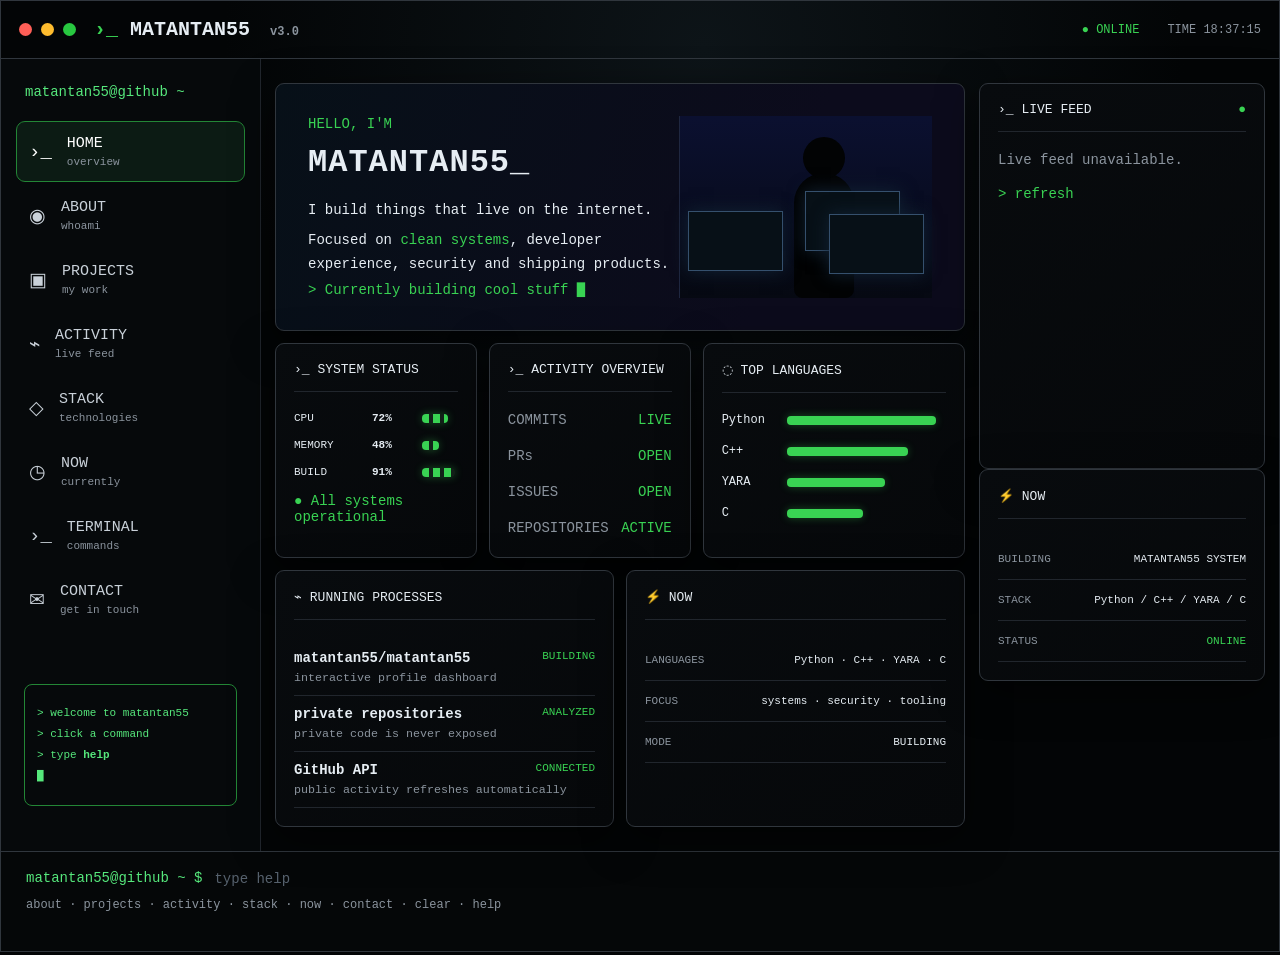
<file: index.html>
<!doctype html>
<html lang="en"><head><meta charset="utf-8"><meta name="viewport" content="width=device-width,initial-scale=1"><title>MATANTAN55 // SYSTEM</title><link rel="stylesheet" href="styles.css"></head>
<body>
<div class="shell">
<header class="topbar"><div class="traffic"><i></i><i></i><i></i></div><div class="brand"><span class="prompt">›_</span> MATANTAN55 <small>v3.0</small></div><div class="topmeta"><span class="online">● ONLINE</span><span id="clock">TIME --:--:--</span></div></header>
<div class="layout">
<aside class="sidebar"><div class="user">matantan55@github ~</div><button class="nav active" data-tab="home">›_ <span>HOME<small>overview</small></span></button><button class="nav" data-tab="about">◉ <span>ABOUT<small>whoami</small></span></button><button class="nav" data-tab="projects">▣ <span>PROJECTS<small>my work</small></span></button><button class="nav" data-tab="activity">⌁ <span>ACTIVITY<small>live feed</small></span></button><button class="nav" data-tab="stack">◇ <span>STACK<small>technologies</small></span></button><button class="nav" data-tab="now">◷ <span>NOW<small>currently</small></span></button><button class="nav" data-tab="terminal">›_ <span>TERMINAL<small>commands</small></span></button><button class="nav" data-tab="contact">✉ <span>CONTACT<small>get in touch</small></span></button><div class="mini-terminal"><div>&gt; welcome to matantan55</div><div>&gt; click a command</div><div>&gt; type <b>help</b></div><span>█</span></div></aside>
<main class="main">
<section id="home" class="tab active"><div class="hero"><div><label>HELLO, I'M</label><h1>MATANTAN55_</h1><p>I build things that live on the internet.</p><p>Focused on <em>clean systems</em>, developer experience, security and shipping products.</p><div class="cursorline">&gt; Currently building cool stuff <b>█</b></div></div><div class="desk"><div class="person"></div><div class="monitor m1"></div><div class="monitor m2"></div><div class="monitor m3"></div></div></div>
<div class="grid"><article class="card"><h3>›_ SYSTEM STATUS</h3><div class="meter"><span>CPU</span><b>72%</b><i style="width:72%"></i></div><div class="meter"><span>MEMORY</span><b>48%</b><i style="width:48%"></i></div><div class="meter"><span>BUILD</span><b>91%</b><i style="width:91%"></i></div><p class="good">● All systems operational</p></article>
<article class="card"><h3>›_ ACTIVITY OVERVIEW</h3><div class="stats"><span>COMMITS <b>LIVE</b></span><span>PRs <b>OPEN</b></span><span>ISSUES <b>OPEN</b></span><span>REPOSITORIES <b>ACTIVE</b></span></div></article>
<article class="card"><h3>◌ TOP LANGUAGES</h3><div class="langs"><div><span>Python</span><i style="width:94%"></i></div><div><span>C++</span><i style="width:76%"></i></div><div><span>YARA</span><i style="width:62%"></i></div><div><span>C</span><i style="width:48%"></i></div></div></article></div>
<div class="widegrid"><article class="card"><h3>⌁ RUNNING PROCESSES</h3><div class="process"><b>matantan55/matantan55</b><span>BUILDING</span><small>interactive profile dashboard</small></div><div class="process"><b>private repositories</b><span>ANALYZED</span><small>private code is never exposed</small></div><div class="process"><b>GitHub API</b><span>CONNECTED</span><small>public activity refreshes automatically</small></div></article><article class="card"><h3>⚡ NOW</h3><div class="nowrow"><span>LANGUAGES</span><b>Python · C++ · YARA · C</b></div><div class="nowrow"><span>FOCUS</span><b>systems · security · tooling</b></div><div class="nowrow"><span>MODE</span><b>BUILDING</b></div></article></div></section>
<section id="about" class="tab"><div class="page"><label>~/about</label><h2>whoami</h2><p>I build things that live on the internet — with a focus on systems, developer tooling, security and shipping.</p><div class="terminal">$ whoami<br><span>matantan55</span><br>$ status<br><span>online / building / learning</span></div></div></section>
<section id="projects" class="tab"><div class="page"><label>~/projects</label><h2>repositories</h2><div id="repos" class="repo-grid"><div class="loading">loading public repositories...</div></div></div></section>
<section id="activity" class="tab"><div class="page"><label>~/activity</label><h2>live feed</h2><div id="feed" class="feed"><div class="loading">connecting to GitHub...</div></div></div></section>
<section id="stack" class="tab"><div class="page"><label>~/stack</label><h2>toolbox</h2><div class="stackgrid"><div>PYTHON</div><div>C++</div><div>YARA</div><div>C</div><div>GIT</div><div>LINUX</div><div>NETWORKING</div><div>AUTOMATION</div></div></div></section>
<section id="now" class="tab"><div class="page"><label>~/now</label><h2>current process</h2><div class="terminal">$ ps aux | grep matan<br><span>building interactive profile</span><br><span>researching systems & security</span><br><span>shipping things worth putting online</span></div></div></section>
<section id="terminal" class="tab"><div class="page"><label>~/terminal</label><h2>command console</h2><div class="terminal terminal-live">$ help<br><span>about</span> · <span>projects</span> · <span>activity</span> · <span>stack</span> · <span>now</span> · <span>contact</span> · <span>clear</span> · <span>help</span><br><br>$ status<br><span>● ONLINE</span><br><br>$ whoami<br><span>Cybersecurity and AI enthusiast</span><br><br>$ stack<br><span>Python · C++ · YARA · C</span><br><br>$ open github<br><span>github.com/matantan55</span></div></div></section>
<section id="contact" class="tab"><div class="page"><label>~/contact</label><h2>get in touch</h2><a class="contact" href="https://github.com/matantan55">GitHub →</a></div></section>
</main>
<aside class="right"><div class="card feedcard"><h3>›_ LIVE FEED <span class="dot">●</span></h3><div id="sidefeed"><div class="loading">loading...</div></div><button id="refresh" class="refresh">&gt; refresh</button></div><div class="card"><h3>⚡ NOW</h3><div class="nowrow"><span>BUILDING</span><b>MATANTAN55 SYSTEM</b></div><div class="nowrow"><span>STACK</span><b>Python / C++ / YARA / C</b></div><div class="nowrow"><span>STATUS</span><b class="good">ONLINE</b></div></div></aside>
</div><footer><div class="commandbar"><span>matantan55@github ~ $</span><input id="command" placeholder="type help" autocomplete="off"></div><div id="output">about · projects · activity · stack · now · contact · clear · help</div></footer>
</div><script src="app.js"></script></body></html>
</file>
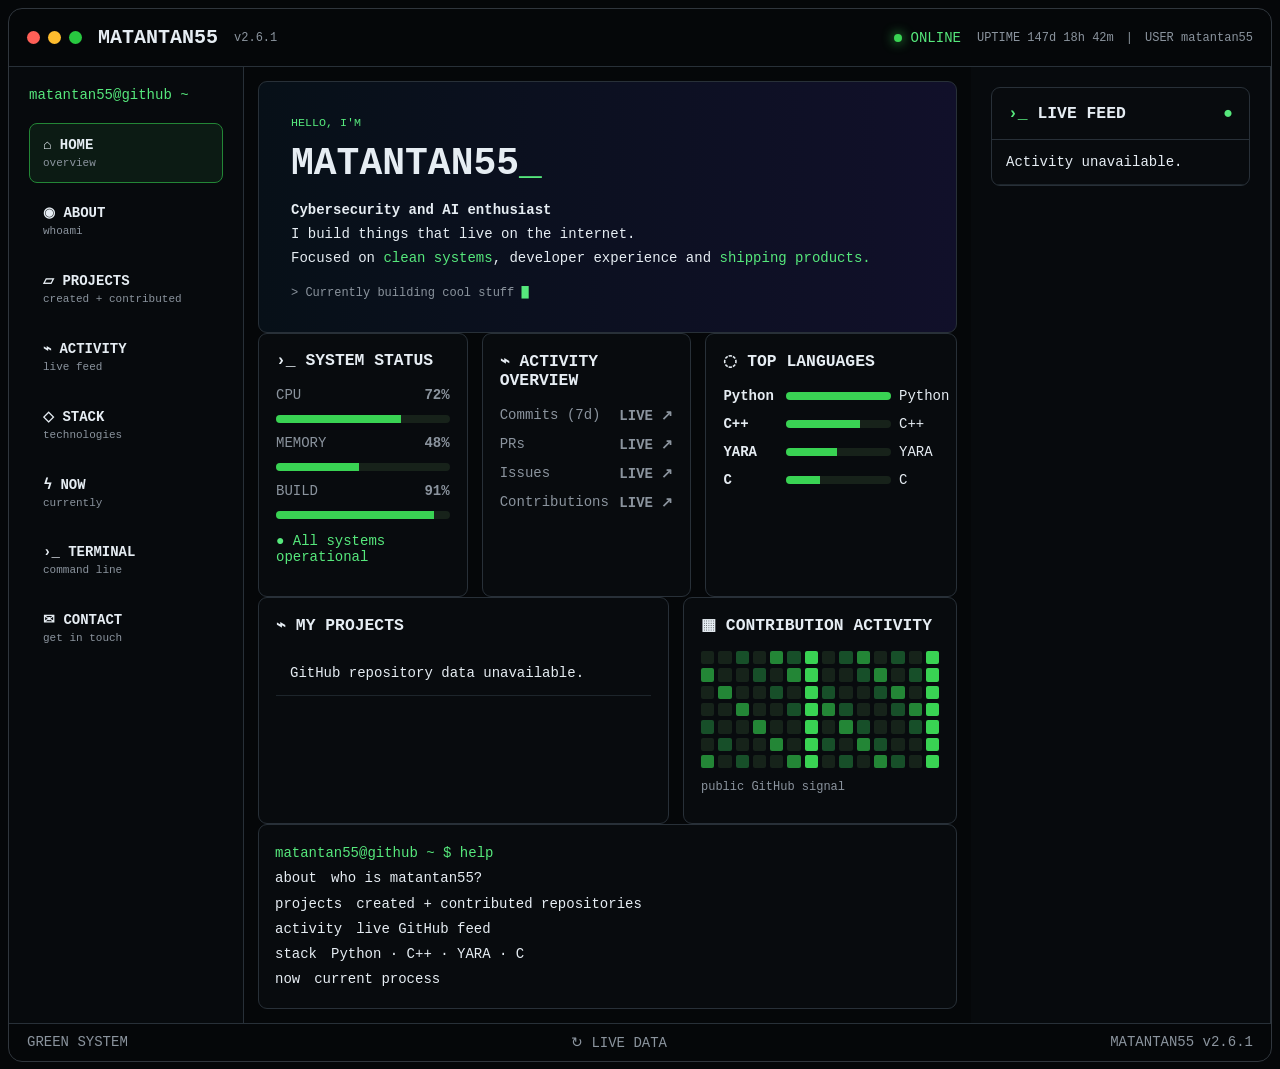
<file: interactive/index.html>
<!doctype html><html lang="en"><head><meta charset="utf-8"><meta name="viewport" content="width=device-width,initial-scale=1"><title>MATANTAN55 // SYSTEM</title><style>:root{--bg:#050709;--p:#080b0e;--l:#283038;--t:#e6edf3;--m:#8b949e;--g:#39d353;--b:#56e87c}*{box-sizing:border-box}body{margin:0;background:#050709;color:var(--t);font:14px ui-monospace,SFMono-Regular,Menlo,monospace}.app{margin:8px;border:1px solid #30363d;border-radius:14px;overflow:hidden;min-height:calc(100vh - 16px)}.top{height:58px;border-bottom:1px solid var(--l);display:flex;align-items:center;gap:16px;padding:0 18px}.dots{display:flex;gap:8px}.dot{width:13px;height:13px;border-radius:50%;background:#ff5f57}.dot:nth-child(2){background:#febc2e}.dot:nth-child(3){background:#28c840}.brand{font-size:20px;font-weight:bold}.meta{color:var(--m);font-size:12px}.status{margin-left:auto;color:var(--b)}.led{display:inline-block;width:8px;height:8px;border-radius:50%;background:var(--g);box-shadow:0 0 12px var(--g)}.layout{display:grid;grid-template-columns:235px 1fr 300px;min-height:calc(100vh - 74px)}aside{background:#070a0d;padding:20px;border-right:1px solid var(--l)}.prompt,.green{color:var(--b)}.nav{display:grid;gap:7px;margin-top:20px}.nav button{padding:13px;border:1px solid transparent;border-radius:8px;text-align:left;background:transparent;color:var(--t);cursor:pointer;font:inherit}.nav button:hover,.nav button.active{background:#0c1b14;border-color:#238636}.nav span{display:block;color:var(--m);font-size:11px;margin-top:4px}.main{padding:14px;display:grid;gap:14px}.hero,.card,.feedbox,.terminal{border:1px solid var(--l);border-radius:9px;background:var(--p)}.hero{padding:32px;min-height:235px;background:linear-gradient(90deg,#071018,#11102a)}.hero h1{font-size:38px;margin:12px 0}.hero p{line-height:1.7}.cards{display:grid;grid-template-columns:1fr 1fr 1.2fr;gap:14px}.card{padding:17px}.card h3,.card h2{margin-top:0}.metric{display:flex;justify-content:space-between;margin:12px 0;color:var(--m)}.bar{height:8px;background:#17221a;border-radius:5px;overflow:hidden}.bar i{display:block;height:100%;background:var(--g)}.langs{display:grid;gap:12px}.lang{display:grid;grid-template-columns:55px 1fr 40px;gap:8px;align-items:center}.repo{display:flex;justify-content:space-between;gap:15px;padding:11px 4px;border-bottom:1px solid #1d252b;color:var(--t);text-decoration:none}.repo:hover{background:#0c1115}.repo small{color:var(--m)}.heat{display:grid;grid-template-columns:repeat(14,1fr);gap:4px}.heat i{aspect-ratio:1;background:#16231a;border-radius:2px}.heat i:nth-child(3n){background:#174f29}.heat i:nth-child(5n){background:#238636}.heat i:nth-child(7n){background:#39d353}.feedbox{overflow:hidden}.feed h3{margin:0;padding:16px;border-bottom:1px solid var(--l)}.event{padding:14px;border-bottom:1px solid #1d252b}.event small{display:block;color:var(--m);margin-top:6px}.terminal{padding:16px;line-height:1.8}.terminal input{background:none;border:0;outline:0;color:var(--t);font:inherit;width:60%}.hidden{display:none}.footer{border-top:1px solid var(--l);padding:10px 18px;color:var(--m);display:flex;justify-content:space-between}@media(max-width:1050px){.layout{grid-template-columns:190px 1fr}.feed{display:none}}@media(max-width:700px){.layout{display:block}.cards{grid-template-columns:1fr}.nav{grid-template-columns:repeat(2,1fr)}.hero h1{font-size:28px}}</style></head><body><div class="app"><header class="top"><div class="dots"><i class="dot"></i><i class="dot"></i><i class="dot"></i></div><b class="brand">MATANTAN55</b><span class="meta">v2.6.1</span><span class="status"><i class="led"></i> ONLINE</span><span class="meta">UPTIME 147d 18h 42m　|　USER matantan55</span></header><div class="layout"><aside><div class="prompt">matantan55@github ~</div><nav class="nav"><button class="active" data-p="home"><b>⌂ HOME</b><span>overview</span></button><button data-p="about"><b>◉ ABOUT</b><span>whoami</span></button><button data-p="projects"><b>▱ PROJECTS</b><span>created + contributed</span></button><button data-p="activity"><b>⌁ ACTIVITY</b><span>live feed</span></button><button data-p="stack"><b>◇ STACK</b><span>technologies</span></button><button data-p="now"><b>ϟ NOW</b><span>currently</span></button><button data-p="terminal"><b>›_ TERMINAL</b><span>command line</span></button><button data-p="contact"><b>✉ CONTACT</b><span>get in touch</span></button></nav></aside><main class="main"><section id="home"><div class="hero"><small class="green">HELLO, I'M</small><h1>MATANTAN55<span class="green">_</span></h1><p><strong>Cybersecurity and AI enthusiast</strong><br>I build things that live on the internet.<br>Focused on <span class="green">clean systems</span>, developer experience and <span class="green">shipping products.</span></p><span class="meta">&gt; Currently building cool stuff <span class="green">█</span></span></div><div class="cards"><div class="card"><h3>›_ SYSTEM STATUS</h3><div class="metric">CPU <b>72%</b></div><div class="bar"><i style="width:72%"></i></div><div class="metric">MEMORY <b>48%</b></div><div class="bar"><i style="width:48%"></i></div><div class="metric">BUILD <b>91%</b></div><div class="bar"><i style="width:91%"></i></div><p class="green">● All systems operational</p></div><div class="card"><h3>⌁ ACTIVITY OVERVIEW</h3><div class="metric">Commits (7d)<b>LIVE ↗</b></div><div class="metric">PRs<b>LIVE ↗</b></div><div class="metric">Issues<b>LIVE ↗</b></div><div class="metric">Contributions<b>LIVE ↗</b></div></div><div class="card"><h3>◌ TOP LANGUAGES</h3><div class="langs"><div class="lang"><b>Python</b><div class="bar"><i style="width:100%"></i></div><span>Python</span></div><div class="lang"><b>C++</b><div class="bar"><i style="width:70%"></i></div><span>C++</span></div><div class="lang"><b>YARA</b><div class="bar"><i style="width:48%"></i></div><span>YARA</span></div><div class="lang"><b>C</b><div class="bar"><i style="width:32%"></i></div><span>C</span></div></div></div></div><div class="cards" style="grid-template-columns:1.5fr 1fr"><div class="card"><h3>⌁ MY PROJECTS</h3><div id="repos">Loading created + contributed repositories...</div></div><div class="card"><h3>▦ CONTRIBUTION ACTIVITY</h3><div class="heat" id="heat"></div><p class="meta">public GitHub signal</p></div></div><div class="terminal"><div class="green">matantan55@github ~ $ help</div>about　who is matantan55?<br>projects　created + contributed repositories<br>activity　live GitHub feed<br>stack　Python · C++ · YARA · C<br>now　current process</div></section><section id="about" class="hidden"><div class="card"><h2>~/about</h2><p>First and foremost, a team player. Believes firmly that “Teamwork makes the dream work”. After that a Software Developer.</p><p>Fervent to delve in new technologies at every opportunity given.</p><p>Specializes at Cybersecurity in general, Computer networking, Data visualization, Web scraping, AI development, Python and C/C++ programming languages.</p></div></section><section id="projects" class="hidden"><div class="card"><h2>~/projects</h2><p class="meta">Showing repositories I created or have contributed code/PRs to. Forked repositories and this profile repository are excluded. Private repositories are never exposed here.</p><div id="allrepos">Loading...</div></div></section><section id="activity" class="hidden"><div class="card"><h2>~/activity</h2><div id="activitylist">Loading...</div></div></section><section id="stack" class="hidden"><div class="card"><h2>~/stack</h2><p class="green">Python · C++ · YARA · C</p><p>Git · Linux · Networking · Automation · Reverse Engineering</p></div></section><section id="now" class="hidden"><div class="card"><h2>~/now</h2><p>Building systems & security tooling.</p></div></section><section id="terminal" class="hidden"><div class="card"><h2>~/terminal</h2><div class="terminal"><div id="out">Type help, projects, activity, stack, now, or clear.</div><br>matantan55@github ~ $ <input id="cmd" autofocus></div></div></section><section id="contact" class="hidden"><div class="card"><h2>~/contact</h2><p>GitHub: <a class="green" href="https://github.com/matantan55" target="_blank">github.com/matantan55</a></p><p>LinkedIn: <a class="green" href="https://www.linkedin.com/in/matan-mishali-7317a8241/" target="_blank">linkedin.com/in/matan-mishali-7317a8241</a></p></div></section></main><aside class="feed"><div class="feedbox"><h3><span class="green">›_</span> LIVE FEED <span style="float:right" class="green">●</span></h3><div id="feedlist">Connecting...</div></div></aside></div><footer class="footer"><span>GREEN SYSTEM</span><span>↻ LIVE DATA</span><span>MATANTAN55 v2.6.1</span></footer></div><script>const u='matantan55';const qs=s=>document.querySelector(s);document.querySelectorAll('.nav button').forEach(b=>b.onclick=()=>{document.querySelectorAll('main section').forEach(s=>s.classList.add('hidden'));qs('#'+b.dataset.p).classList.remove('hidden');document.querySelectorAll('.nav button').forEach(x=>x.classList.remove('active'));b.classList.add('active')});async function api(p){const r=await fetch('https://api.github.com'+p);if(!r.ok)throw Error(r.status);return r.json()}function repoHtml(rs){return rs.sort((a,b)=>new Date(b.pushed_at||b.updated_at)-new Date(a.pushed_at||a.updated_at)).map(r=>`<a class="repo" href="${r.html_url}" target="_blank"><span><b>${r.name}</b><br><small>${r.description||'repository'}</small></span><small>${r.language||'code'}</small></a>`).join('')||'<div class="event">No public created/contributed repositories found.</div>'}async function load(){try{const owned=await api('/users/'+u+'/repos?type=owner&sort=updated&per_page=100');const [commitSearch,prSearch]=await Promise.all([api('/search/commits?q=author:'+u+'&per_page=100'),api('/search/issues?q=author:'+u+'+is:pr&per_page=100')]);const byName=new Map();owned.filter(r=>!r.fork&&r.full_name!=='matantan55/matantan55').forEach(r=>byName.set(r.full_name,r));(commitSearch.items||[]).forEach(x=>{if(x.repository&&x.repository.full_name&&!byName.has(x.repository.full_name)){const full=x.repository.full_name;api('/repos/'+full).then(r=>{if(!r.fork&&r.full_name!=='matantan55/matantan55')byName.set(full,{full_name:r.full_name,name:r.name,html_url:r.html_url,description:r.description,language:r.language,pushed_at:r.pushed_at,contributed:true});const rs=[...byName.values()];qs('#repos').innerHTML=repoHtml(rs);qs('#allrepos').innerHTML=repoHtml(rs)}).catch(()=>{})}});(prSearch.items||[]).forEach(x=>{if(x.repository_url){const full=x.repository_url.replace('https://api.github.com/repos/','');if(!byName.has(full))api('/repos/'+full).then(r=>{if(!r.fork&&r.full_name!=='matantan55/matantan55')byName.set(full,{full_name:full,name:r.name,html_url:r.html_url,description:r.description,language:r.language,pushed_at:r.pushed_at,contributed:true});const rs=[...byName.values()];qs('#repos').innerHTML=repoHtml(rs);qs('#allrepos').innerHTML=repoHtml(rs)}).catch(()=>{})}});let rs=[...byName.values()];qs('#repos').innerHTML=repoHtml(rs);qs('#allrepos').innerHTML=repoHtml(rs)}catch(e){qs('#repos').innerHTML='<div class="event">GitHub repository data unavailable.</div>';qs('#allrepos').innerHTML='<div class="event">GitHub repository data unavailable.</div>'}try{const es=await api('/users/'+u+'/events/public?per_page=7');const html=es.map(e=>`<div class="event"><b>${e.type.replace('Event','')}</b><small>${e.repo?.name||''} · ${new Date(e.created_at).toLocaleString()}</small></div>`).join('');qs('#feedlist').innerHTML=html||'<div class="event">No recent public events.</div>';qs('#activitylist').innerHTML=html}catch(e){qs('#feedlist').innerHTML='<div class="event">Activity unavailable.</div>'}}for(let i=0;i<98;i++)qs('#heat').appendChild(document.createElement('i'));load();qs('#cmd')?.addEventListener('keydown',e=>{if(e.key!=='Enter')return;let c=e.target.value.trim().toLowerCase(),o=qs('#out');if(c==='clear')o.innerHTML='';else if(c==='help')o.innerHTML='about · projects · activity · stack · now · clear';else if(['about','projects','activity','stack','now'].includes(c)){qs('[data-p="'+c+'"]').click();o.textContent='opened ~/'+c}else o.textContent='command not found: '+c;e.target.value=''})</script></body></html>
</file>
<file: styles.css>
*{box-sizing:border-box}body{margin:0;background:#030506;color:#e6edf3;font-family:ui-monospace,SFMono-Regular,Menlo,Consolas,monospace;font-size:14px}button,input{font:inherit}.shell{min-height:100vh;background:radial-gradient(circle at 55% 5%,#0d1418 0,#030506 42%);border:1px solid #30363d}.topbar{height:58px;display:flex;align-items:center;border-bottom:1px solid #30363d;padding:0 18px;gap:18px}.traffic{display:flex;gap:9px}.traffic i{width:13px;height:13px;border-radius:50%;background:#ff5f57}.traffic i:nth-child(2){background:#febc2e}.traffic i:nth-child(3){background:#28c840}.brand{font-size:20px;font-weight:700}.brand small{color:#8b949e;font-size:12px;margin-left:8px}.prompt,label,.cursorline,.good,em,.online,.refresh{color:#39d353;font-style:normal}.topmeta{margin-left:auto;display:flex;gap:28px;color:#8b949e;font-size:12px}.layout{display:grid;grid-template-columns:260px minmax(0,1fr) 300px;min-height:780px}.sidebar{padding:25px 16px;border-right:1px solid #21262d;background:#06090b}.user{color:#56e87c;margin:0 8px 22px}.nav{width:100%;background:transparent;border:0;color:#c9d1d9;display:flex;align-items:center;gap:15px;padding:13px 12px;border-radius:8px;text-align:left;cursor:pointer;font-size:19px;margin-bottom:5px}.nav span{font-size:15px}.nav small{display:block;color:#8b949e;font-size:11px;margin-top:4px}.nav.active,.nav:hover{background:#0c1b14;outline:1px solid #238636;color:#fff}.mini-terminal{margin:55px 7px 0;padding:18px 12px;border:1px solid #238636;border-radius:8px;color:#56e87c;font-size:11px;line-height:1.9}.main{padding:24px 14px}.right{padding:24px 14px 24px 0}.hero,.card,.page{border:1px solid #30363d;border-radius:9px;background:linear-gradient(145deg,#080b0e,#06080a);box-shadow:0 12px 40px #0008}.hero{min-height:235px;padding:32px;display:flex;overflow:hidden;background:linear-gradient(110deg,#071018,#0c0b1c 72%)}.hero h1{font-size:32px;letter-spacing:1px;margin:12px 0 18px}.hero p{max-width:530px;line-height:1.7;margin:6px 0}.desk{margin-left:auto;width:360px;position:relative;background:linear-gradient(#0b1030,#060912);border-left:1px solid #1f2740}.person{position:absolute;left:45%;bottom:0;width:60px;height:125px;border-radius:35px 35px 10px 10px;background:#020304}.person:before{content:'';position:absolute;top:-36px;left:9px;width:42px;height:42px;border-radius:50%;background:#020304}.monitor{position:absolute;width:95px;height:60px;border:1px solid #35506d;background:#071017;box-shadow:0 0 16px #123}.m1{left:8px;top:95px}.m2{left:125px;top:75px}.m3{right:8px;top:98px}.grid{display:grid;grid-template-columns:1fr 1fr 1.3fr;gap:12px;margin-top:12px}.widegrid{display:grid;grid-template-columns:1fr 1fr;gap:12px;margin-top:12px}.card{padding:18px;min-height:190px}.card h3{font-size:13px;font-weight:500;border-bottom:1px solid #21262d;padding-bottom:14px;margin:0 0 20px}.meter{display:grid;grid-template-columns:70px 42px 1fr;align-items:center;gap:8px;margin:15px 0;font-size:11px}.meter i,.langs i{display:block;height:9px;border-radius:4px;background:#39d353;box-shadow:0 0 8px #39d35355}.meter i{background:repeating-linear-gradient(90deg,#39d353 0 7px,#132119 7px 11px)}.stats{display:grid;gap:20px;color:#8b949e}.stats span{display:flex;justify-content:space-between}.stats b{color:#39d353;font-weight:400}.langs>div{display:grid;grid-template-columns:55px 1fr;gap:10px;align-items:center;margin:17px 0;font-size:12px}.langs i{background:#39d353}.process{padding:10px 0;border-bottom:1px solid #21262d}.process span{float:right;color:#39d353;font-size:11px}.process small{display:block;color:#8b949e;margin-top:5px}.nowrow{display:flex;justify-content:space-between;gap:18px;padding:14px 0;border-bottom:1px solid #21262d;font-size:11px}.nowrow span{color:#8b949e}.nowrow b{font-weight:400;text-align:right}.feedcard{min-height:386px}.dot{float:right;color:#39d353}.refresh{background:transparent;border:0;padding:0;cursor:pointer;margin-top:18px}.tab{display:none}.tab.active{display:block}.page{padding:28px;min-height:650px}.page h2{font-size:28px;margin:10px 0 28px}.terminal{border:1px solid #238636;background:#050a07;padding:22px;line-height:2;color:#8b949e}.terminal span{color:#56e87c}.repo-grid{display:grid;grid-template-columns:repeat(auto-fit,minmax(230px,1fr));gap:12px}.repo{border:1px solid #30363d;border-radius:8px;padding:16px;background:#080b0e}.repo h4{margin:0 0 8px;color:#58a6ff}.repo p{color:#8b949e;font-size:12px;min-height:34px}.repo a{color:#39d353}.feed{display:grid;gap:10px}.event{padding:15px;border:1px solid #30363d;border-radius:8px;background:#080b0e}.event small{display:block;color:#8b949e;margin-top:7px}.stackgrid{display:grid;grid-template-columns:repeat(4,1fr);gap:12px}.stackgrid div{border:1px solid #238636;border-radius:8px;padding:25px 10px;text-align:center;color:#56e87c;background:#07100b}.contact{display:inline-block;padding:16px 24px;border:1px solid #238636;border-radius:8px;color:#39d353;text-decoration:none}footer{border-top:1px solid #30363d;padding:18px 25px;min-height:100px;background:#050708}.commandbar{display:flex;gap:10px;color:#56e87c}.commandbar input{flex:1;background:transparent;border:0;outline:0;color:#f0f6fc}.commandbar input::placeholder{color:#56616d}#output{margin-top:10px;color:#8b949e;font-size:12px}.loading{color:#8b949e}@media(max-width:1050px){.layout{grid-template-columns:210px 1fr}.right{display:none}.grid{grid-template-columns:1fr 1fr}.desk{display:none}}@media(max-width:700px){.layout{display:block}.sidebar{display:flex;overflow:auto;gap:4px;border-right:0;border-bottom:1px solid #21262d;padding:10px}.sidebar .user,.mini-terminal{display:none}.nav{min-width:max-content;margin:0}.nav small{display:none}.main{padding:10px}.grid,.widegrid{grid-template-columns:1fr}.topmeta{display:none}.hero{min-height:300px}.stackgrid{grid-template-columns:1fr 1fr}}
</file>
